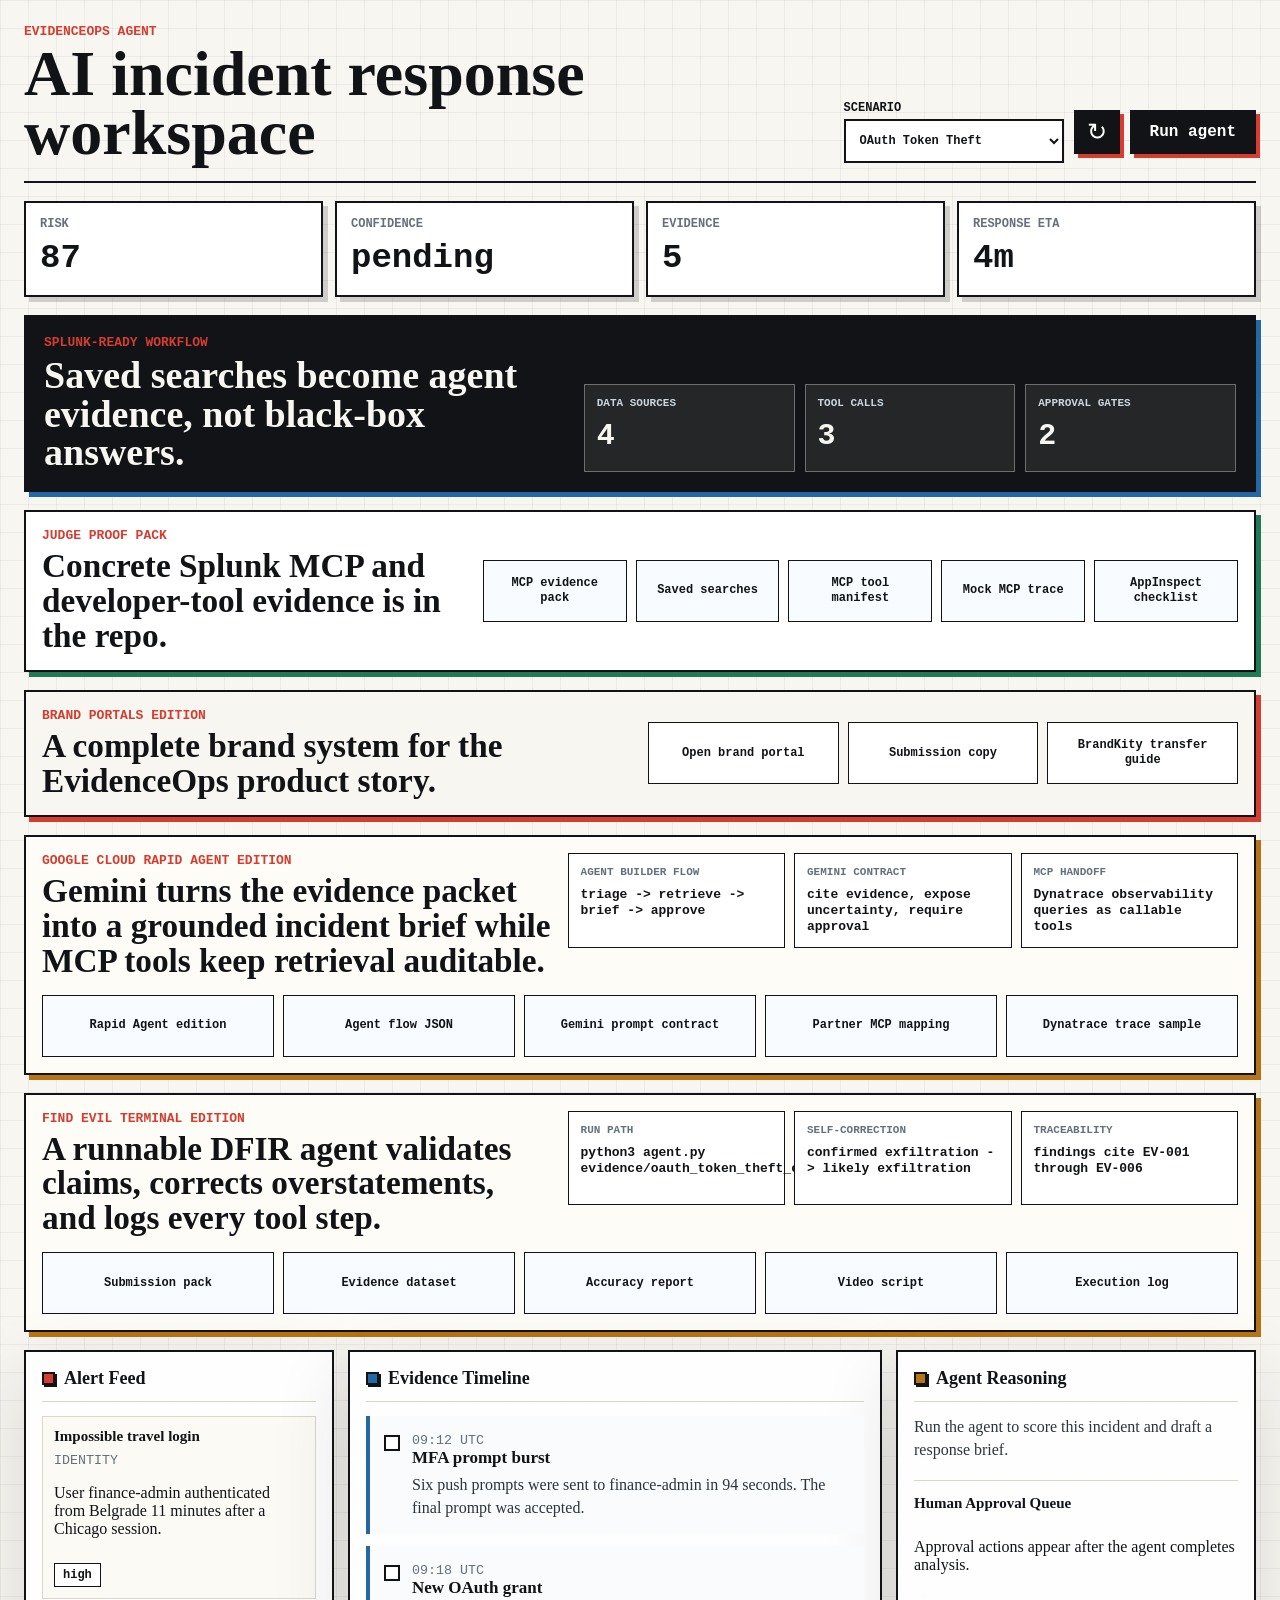
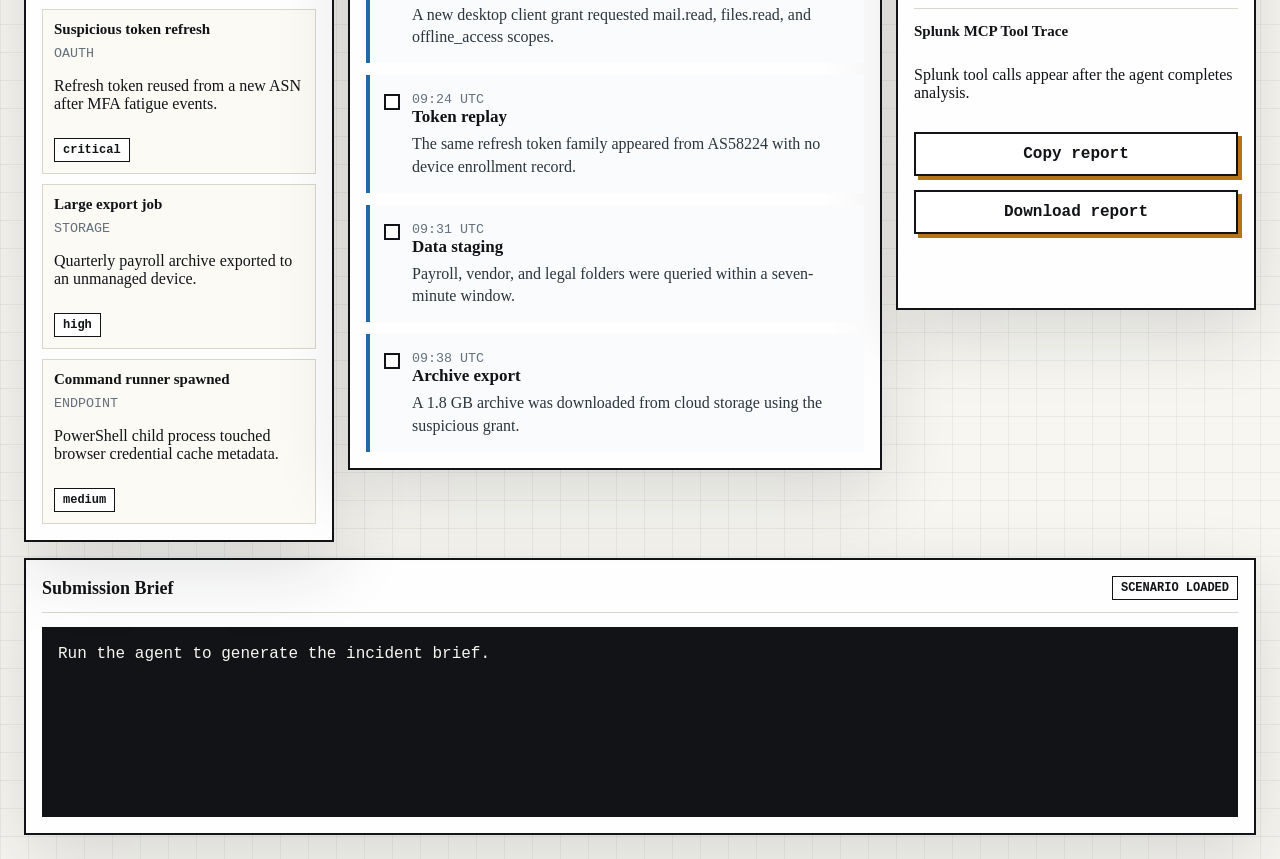
<file: index.html>
<!doctype html>
<html lang="en">
  <head>
    <meta charset="UTF-8" />
    <meta name="viewport" content="width=device-width, initial-scale=1.0" />
    <title>EvidenceOps Agent</title>
    <link rel="stylesheet" href="./styles.css" />
  </head>
  <body>
    <main class="shell">
      <header class="topbar">
        <div>
          <p class="kicker">EvidenceOps Agent</p>
          <h1>AI incident response workspace</h1>
        </div>
        <div class="top-actions">
          <label class="scenario-select">
            <span>Scenario</span>
            <select id="scenarioSelect"></select>
          </label>
          <button class="icon-button" id="loadScenario" title="Load scenario" aria-label="Load scenario">
            <span>↻</span>
          </button>
          <button class="primary" id="runAgent">Run agent</button>
        </div>
      </header>

      <section class="score-strip" aria-label="Incident score summary">
        <article>
          <span>Risk</span>
          <strong id="riskScore">--</strong>
        </article>
        <article>
          <span>Confidence</span>
          <strong id="confidence">--</strong>
        </article>
        <article>
          <span>Evidence</span>
          <strong id="evidenceCount">--</strong>
        </article>
        <article>
          <span>Response ETA</span>
          <strong id="eta">--</strong>
        </article>
      </section>

      <section class="splunk-readiness" aria-label="Splunk readiness">
        <div>
          <p class="kicker">Splunk-ready workflow</p>
          <h2>Saved searches become agent evidence, not black-box answers.</h2>
        </div>
        <div class="readiness-grid">
          <article>
            <span>Data sources</span>
            <strong id="sourceCount">--</strong>
          </article>
          <article>
            <span>Tool calls</span>
            <strong id="toolCount">--</strong>
          </article>
          <article>
            <span>Approval gates</span>
            <strong id="approvalCount">--</strong>
          </article>
        </div>
      </section>

      <section class="proof-pack" aria-label="Judge proof pack">
        <div>
          <p class="kicker">Judge proof pack</p>
          <h2>Concrete Splunk MCP and developer-tool evidence is in the repo.</h2>
        </div>
        <div class="proof-grid">
          <a href="./SPLUNK_MCP_EVIDENCE_PACK.md">MCP evidence pack</a>
          <a href="./splunk/savedsearches.conf">Saved searches</a>
          <a href="./splunk/mcp_tool_manifest.json">MCP tool manifest</a>
          <a href="./splunk/mock_mcp_trace_oauth.json">Mock MCP trace</a>
          <a href="./splunk/appinspect_checklist.md">AppInspect checklist</a>
        </div>
      </section>

      <section class="brand-portal-strip" aria-label="EvidenceOps brand portal">
        <div>
          <p class="kicker">Brand Portals edition</p>
          <h2>A complete brand system for the EvidenceOps product story.</h2>
        </div>
        <div class="brand-actions">
          <a href="./brand-portal/">Open brand portal</a>
          <a href="./BRAND_PORTALS_SUBMISSION_READY.md">Submission copy</a>
          <a href="./BRANDKITY_TRANSFER_GUIDE.md">BrandKity transfer guide</a>
        </div>
      </section>

      <section class="google-edition" aria-label="Google Cloud Rapid Agent edition">
        <div>
          <p class="kicker">Google Cloud Rapid Agent edition</p>
          <h2>Gemini turns the evidence packet into a grounded incident brief while MCP tools keep retrieval auditable.</h2>
        </div>
        <div class="edition-grid">
          <article>
            <span>Agent Builder flow</span>
            <strong>triage -> retrieve -> brief -> approve</strong>
          </article>
          <article>
            <span>Gemini contract</span>
            <strong>cite evidence, expose uncertainty, require approval</strong>
          </article>
          <article>
            <span>MCP handoff</span>
            <strong>Dynatrace observability queries as callable tools</strong>
          </article>
        </div>
        <div class="proof-grid edition-links">
          <a href="./GOOGLE_CLOUD_RAPID_AGENT_EDITION.md">Rapid Agent edition</a>
          <a href="./google-cloud/agent_builder_flow.json">Agent flow JSON</a>
          <a href="./google-cloud/gemini_prompt_contract.md">Gemini prompt contract</a>
          <a href="./google-cloud/partner_mcp_mapping.md">Partner MCP mapping</a>
          <a href="./google-cloud/dynatrace_trace_sample.json">Dynatrace trace sample</a>
        </div>
      </section>

      <section class="google-edition findevil-edition" aria-label="FIND EVIL terminal edition">
        <div>
          <p class="kicker">FIND EVIL terminal edition</p>
          <h2>A runnable DFIR agent validates claims, corrects overstatements, and logs every tool step.</h2>
        </div>
        <div class="edition-grid">
          <article>
            <span>Run path</span>
            <strong>python3 agent.py evidence/oauth_token_theft_case.json</strong>
          </article>
          <article>
            <span>Self-correction</span>
            <strong>confirmed exfiltration -> likely exfiltration</strong>
          </article>
          <article>
            <span>Traceability</span>
            <strong>findings cite EV-001 through EV-006</strong>
          </article>
        </div>
        <div class="proof-grid edition-links">
          <a href="./FINDEVIL_SUBMISSION_READY.md">Submission pack</a>
          <a href="./FINDEVIL_EVIDENCE_DATASET.md">Evidence dataset</a>
          <a href="./FINDEVIL_ACCURACY_REPORT.md">Accuracy report</a>
          <a href="./FINDEVIL_VIDEO_SCRIPT.md">Video script</a>
          <a href="./findevil/execution_log_sample.json">Execution log</a>
        </div>
      </section>

      <section class="workspace">
        <aside class="panel alert-panel">
          <div class="panel-title">
            <span class="signal"></span>
            <h2>Alert Feed</h2>
          </div>
          <div id="alertFeed" class="alert-feed"></div>
        </aside>

        <section class="panel evidence-panel">
          <div class="panel-title">
            <span class="signal blue"></span>
            <h2>Evidence Timeline</h2>
          </div>
          <div class="timeline" id="timeline"></div>
        </section>

        <aside class="panel agent-panel">
          <div class="panel-title">
            <span class="signal amber"></span>
            <h2>Agent Reasoning</h2>
          </div>
          <div class="agent-output" id="agentOutput">
            <p>Load the scenario, then run the agent to produce an incident brief.</p>
          </div>
          <div class="approval-block">
            <h3>Human Approval Queue</h3>
            <div id="approvalQueue" class="approval-queue"></div>
          </div>
          <div class="tool-trace-block">
            <h3>Splunk MCP Tool Trace</h3>
            <div id="toolTrace" class="tool-trace"></div>
          </div>
          <button class="secondary" id="copyReport">Copy report</button>
          <button class="secondary" id="downloadReport">Download report</button>
        </aside>
      </section>

      <section class="report">
        <div class="report-head">
          <h2>Submission Brief</h2>
          <span id="briefStatus">draft</span>
        </div>
        <pre id="reportText"></pre>
      </section>
    </main>

    <script src="./app.js"></script>
  </body>
</html>
</file>
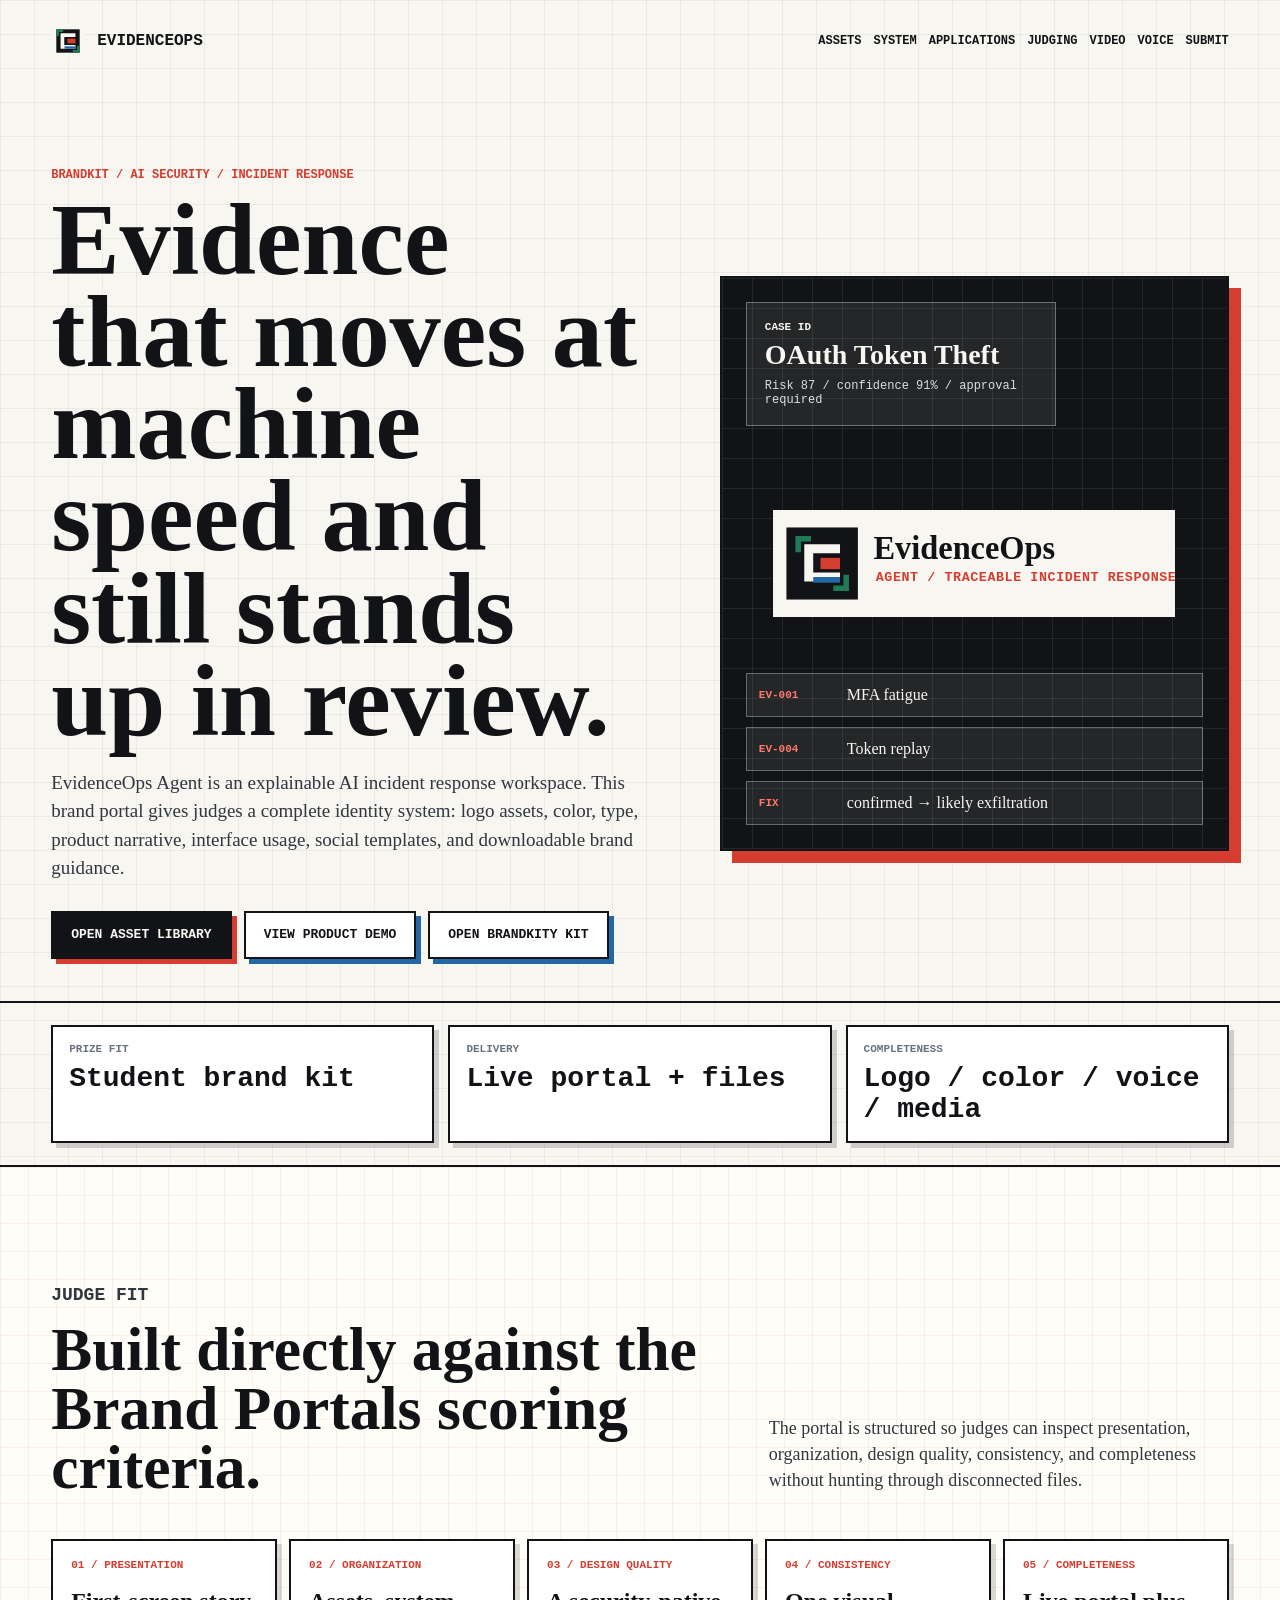
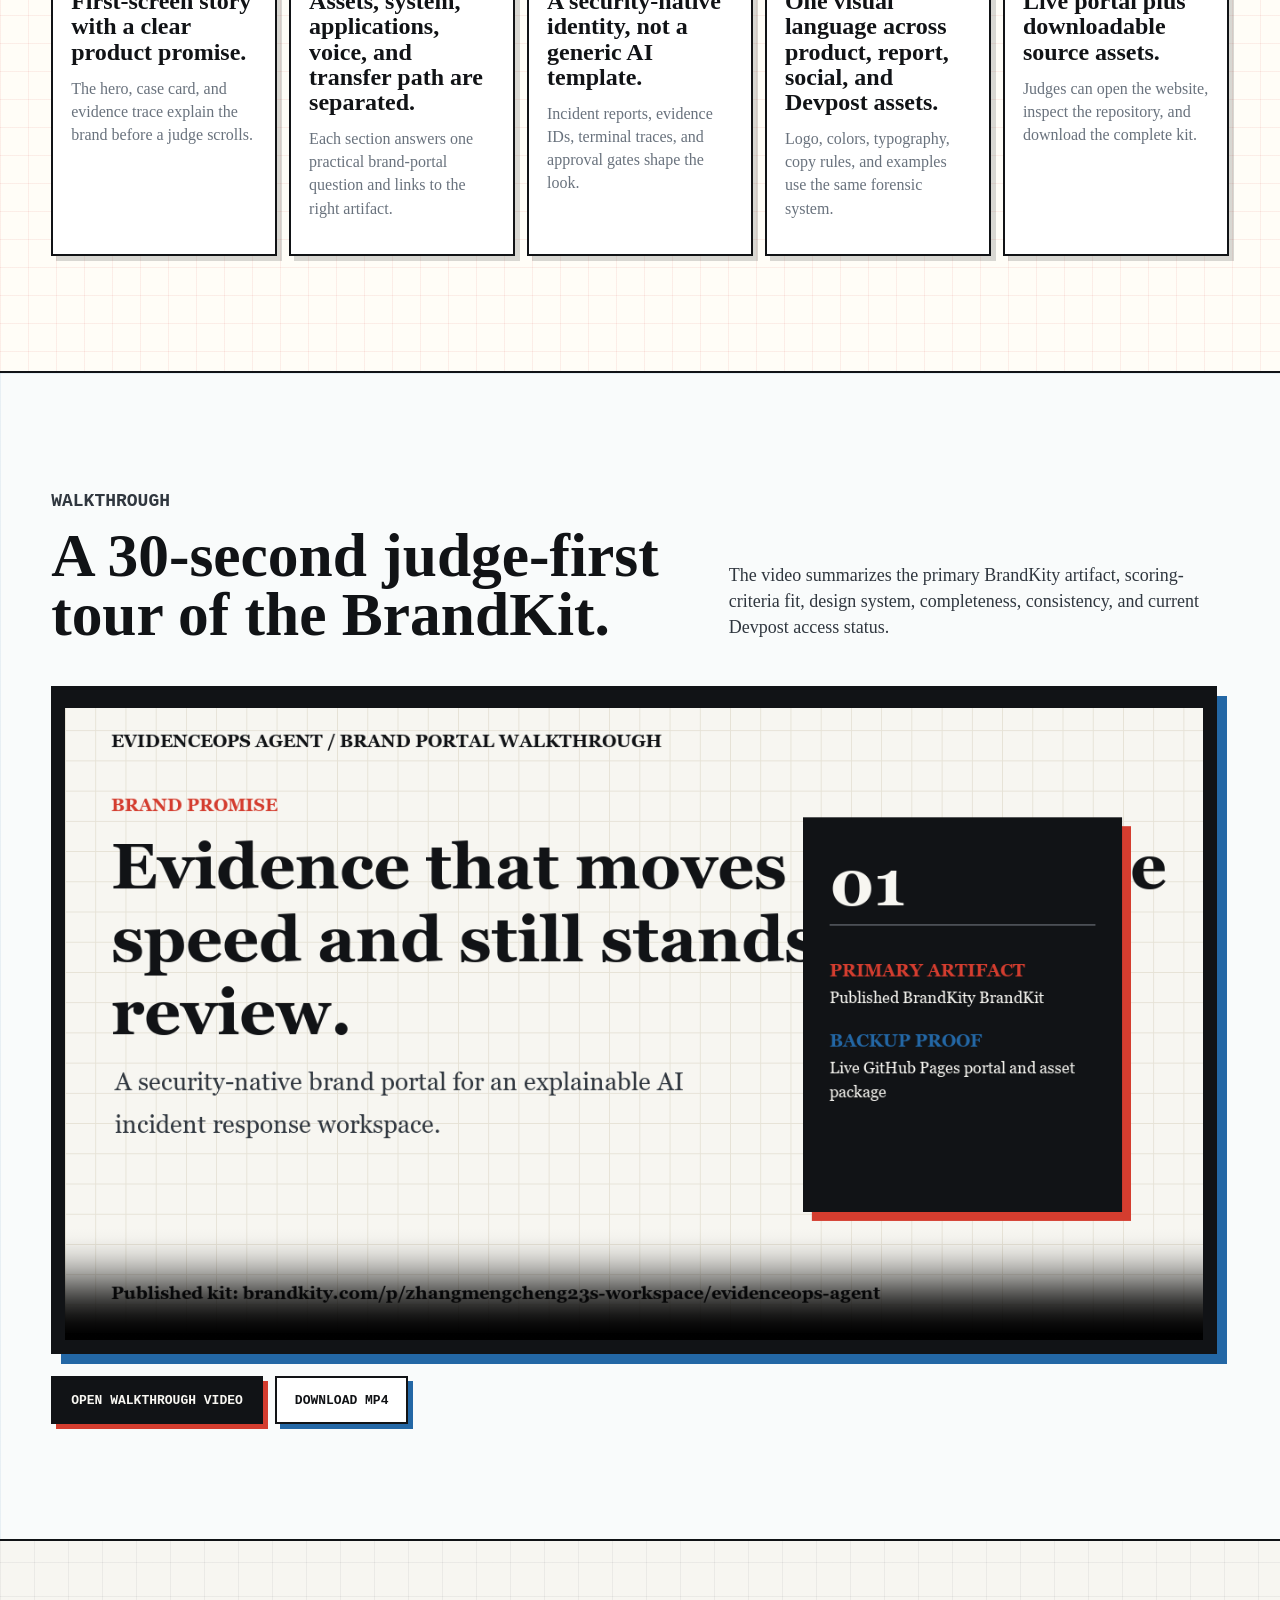
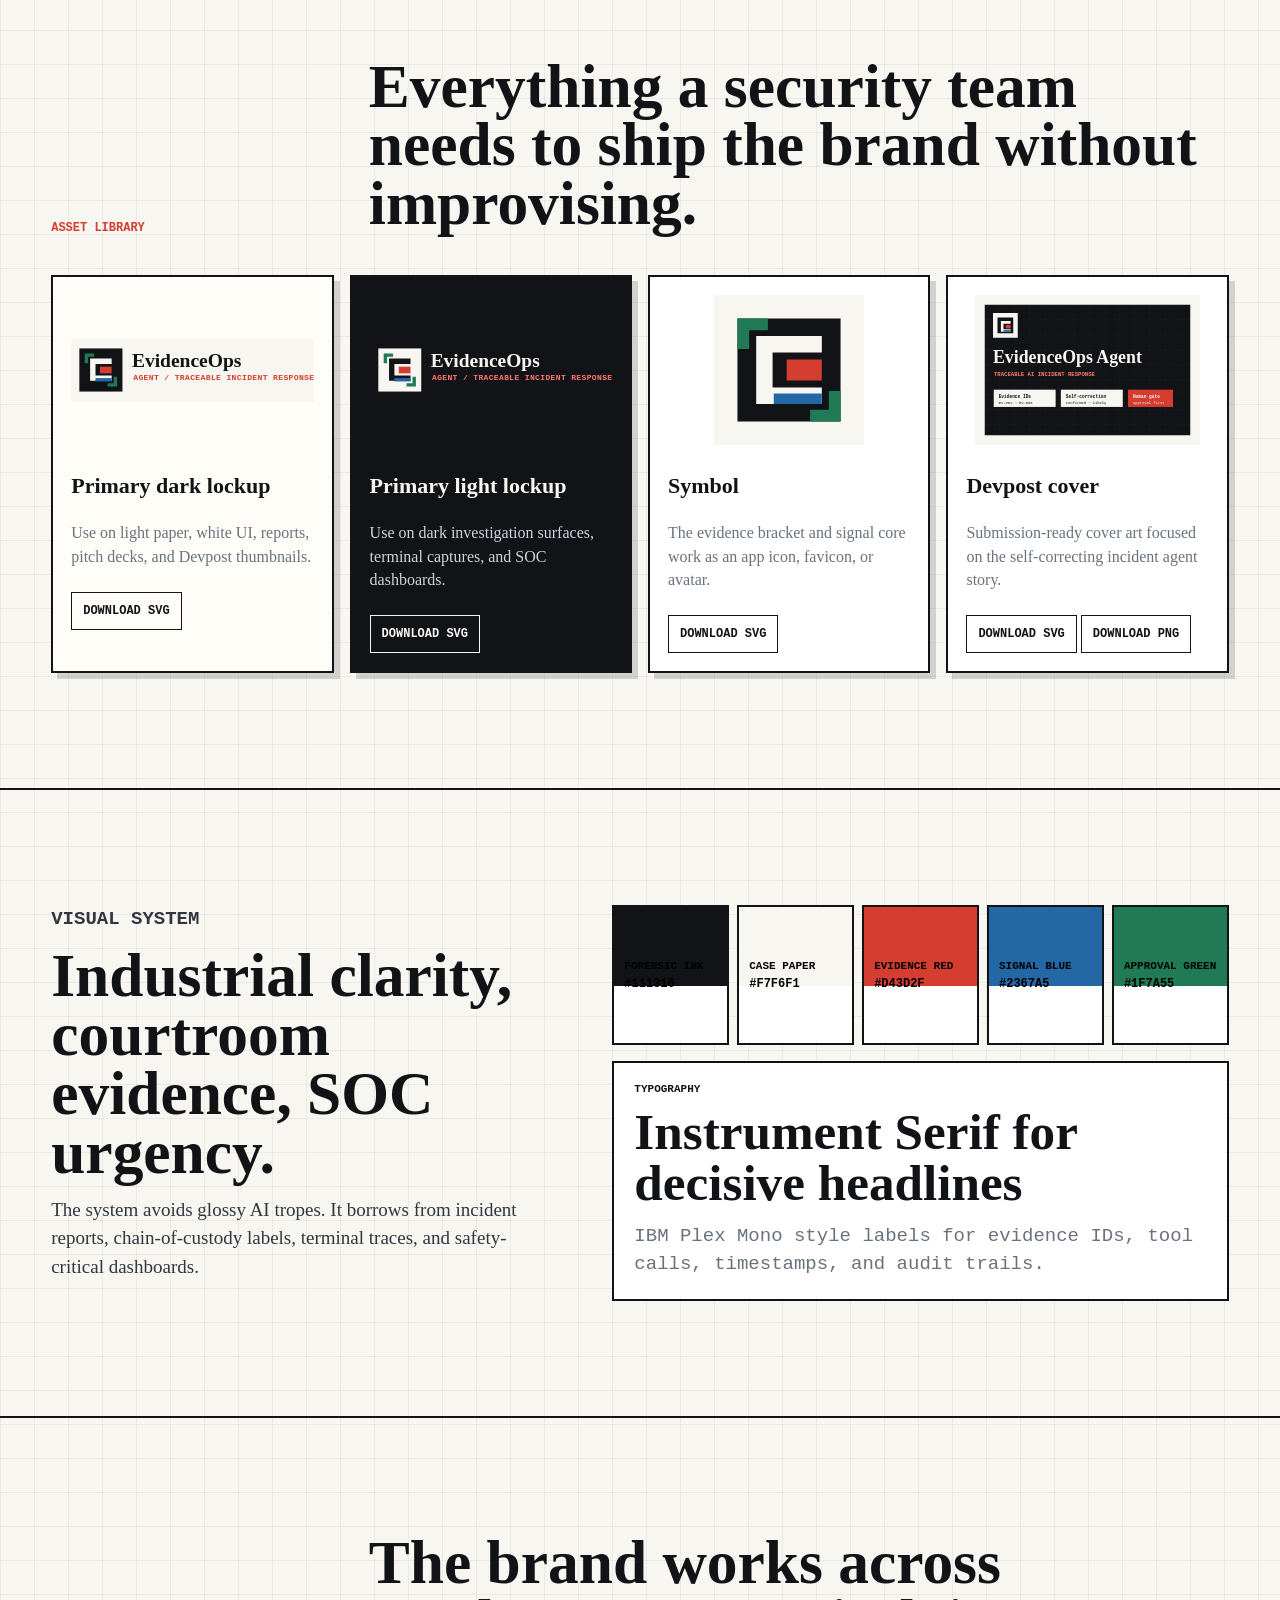
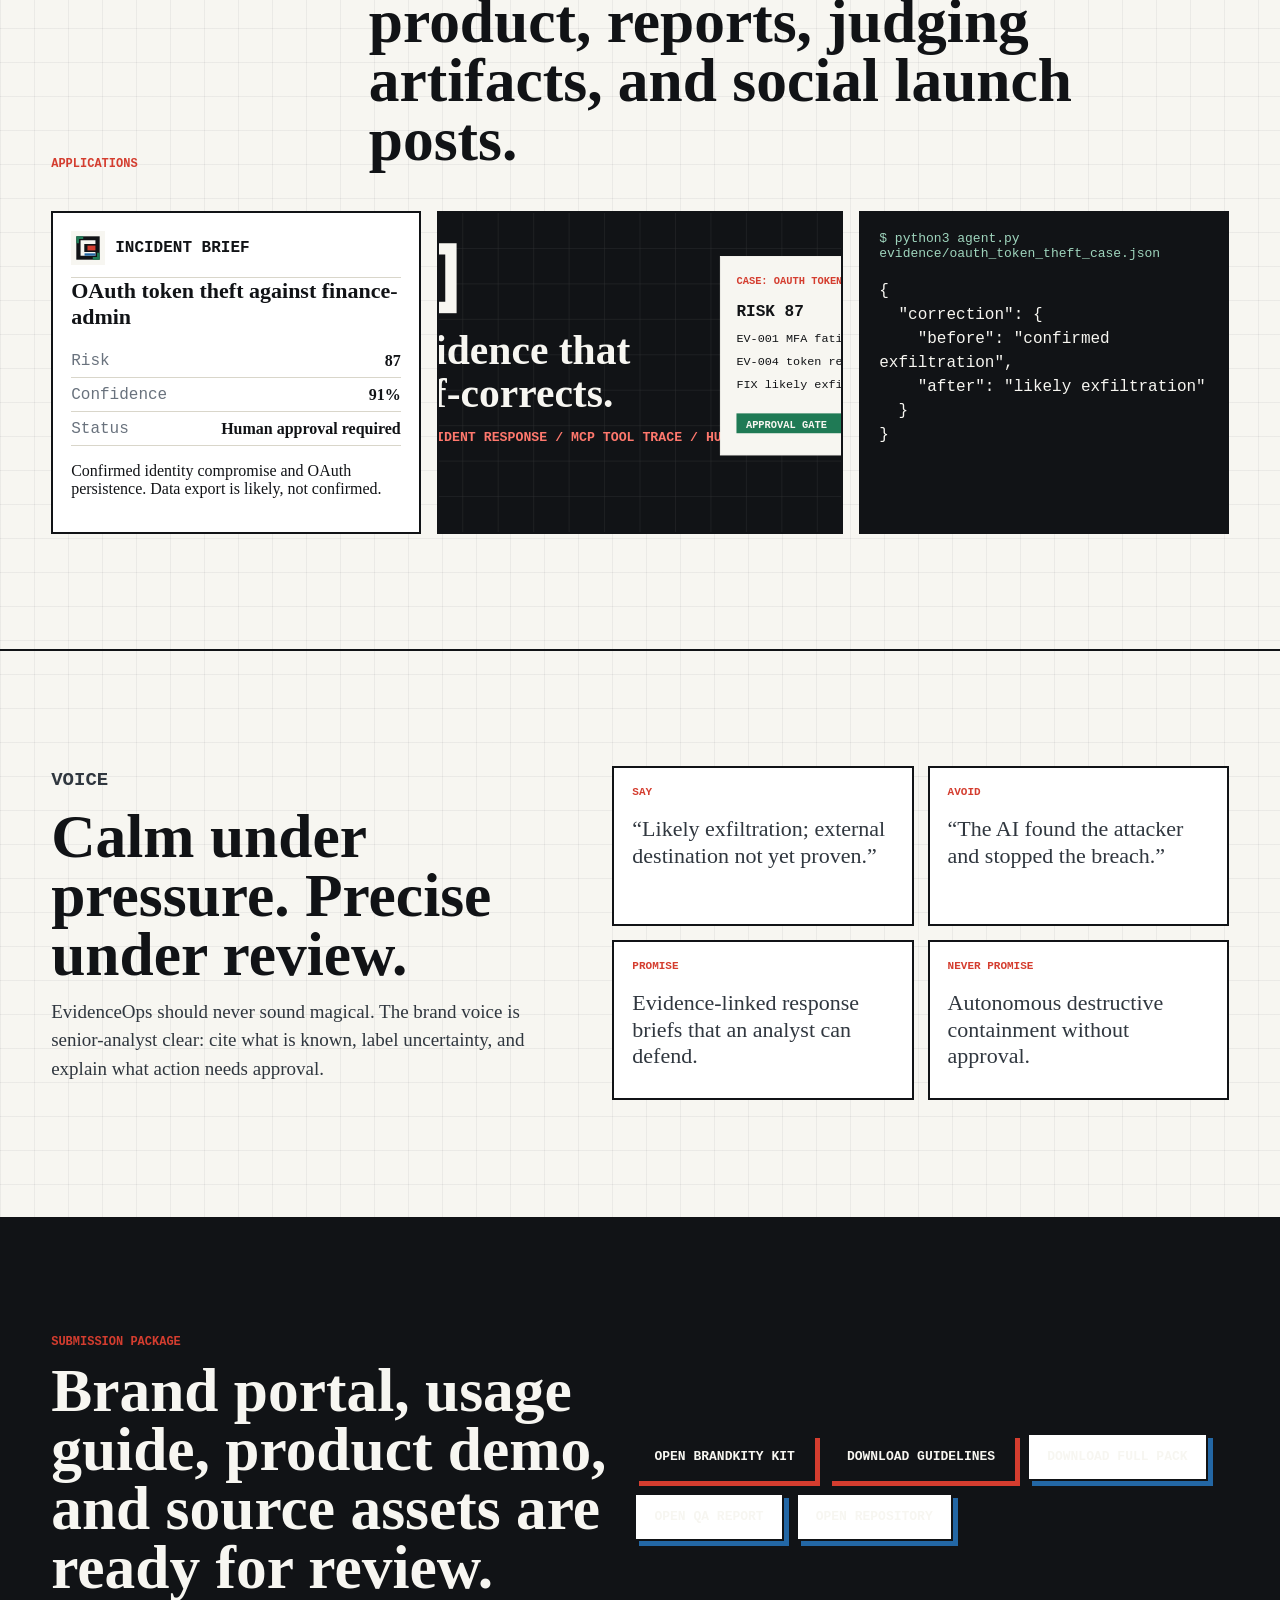
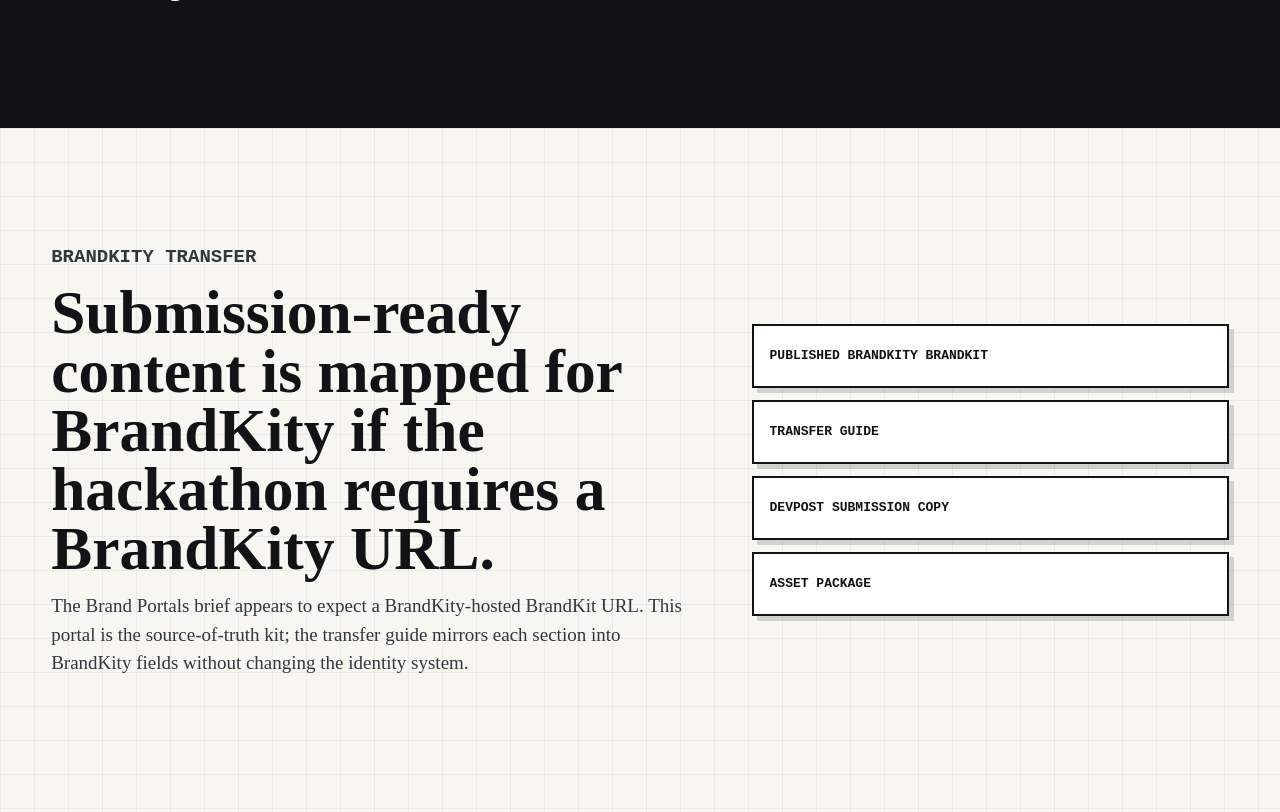
<file: brand-portal/index.html>
<!doctype html>
<html lang="en">
  <head>
    <meta charset="UTF-8" />
    <meta name="viewport" content="width=device-width, initial-scale=1.0" />
    <title>EvidenceOps Agent Brand Portal</title>
    <meta
      name="description"
      content="Complete brand kit for EvidenceOps Agent, an explainable AI incident response workspace."
    />
    <link rel="stylesheet" href="./styles.css?v=20260611-video" />
  </head>
  <body>
    <main>
      <section class="hero" id="top">
        <nav class="nav" aria-label="Brand portal navigation">
          <a class="brand-mark" href="#top" aria-label="EvidenceOps Agent brand home">
            <img src="./assets/logos/evidenceops-symbol.svg" alt="" />
            <span>EvidenceOps</span>
          </a>
          <div class="nav-links">
            <a href="#assets">Assets</a>
            <a href="#system">System</a>
            <a href="#applications">Applications</a>
            <a href="#judging">Judging</a>
            <a href="#walkthrough">Video</a>
            <a href="#voice">Voice</a>
            <a href="#brandkity">Submit</a>
          </div>
        </nav>

        <div class="hero-grid">
          <div class="hero-copy">
            <p class="eyebrow">BrandKit / AI Security / Incident Response</p>
            <h1>Evidence that moves at machine speed and still stands up in review.</h1>
            <p class="lede">
              EvidenceOps Agent is an explainable AI incident response workspace. This brand portal gives
              judges a complete identity system: logo assets, color, type, product narrative, interface usage,
              social templates, and downloadable brand guidance.
            </p>
            <div class="hero-actions">
              <a class="button primary" href="#assets">Open asset library</a>
              <a class="button secondary" href="../">View product demo</a>
              <a class="button secondary" href="https://brandkity.com/p/zhangmengcheng23s-workspace/evidenceops-agent">Open BrandKity kit</a>
            </div>
          </div>
          <div class="hero-board" aria-label="EvidenceOps product and brand preview">
            <div class="case-card">
              <span>CASE ID</span>
              <strong>OAuth Token Theft</strong>
              <p>Risk 87 / confidence 91% / approval required</p>
            </div>
            <img class="hero-logo" src="./assets/logos/evidenceops-lockup-dark.svg" alt="EvidenceOps Agent logo" />
            <div class="trace-stack">
              <div><b>EV-001</b><span>MFA fatigue</span></div>
              <div><b>EV-004</b><span>Token replay</span></div>
              <div><b>FIX</b><span>confirmed → likely exfiltration</span></div>
            </div>
          </div>
        </div>
      </section>

      <section class="scoreboard" aria-label="Brand completeness summary">
        <article>
          <span>Prize fit</span>
          <strong>Student brand kit</strong>
        </article>
        <article>
          <span>Delivery</span>
          <strong>Live portal + files</strong>
        </article>
        <article>
          <span>Completeness</span>
          <strong>Logo / color / voice / media</strong>
        </article>
      </section>

      <section class="section judge-fit" id="judging">
        <div class="section-head">
          <div>
            <p class="eyebrow">Judge Fit</p>
            <h2>Built directly against the Brand Portals scoring criteria.</h2>
          </div>
          <p>
            The portal is structured so judges can inspect presentation, organization, design quality,
            consistency, and completeness without hunting through disconnected files.
          </p>
        </div>
        <div class="judge-grid">
          <article>
            <span>01 / Presentation</span>
            <h3>First-screen story with a clear product promise.</h3>
            <p>The hero, case card, and evidence trace explain the brand before a judge scrolls.</p>
          </article>
          <article>
            <span>02 / Organization</span>
            <h3>Assets, system, applications, voice, and transfer path are separated.</h3>
            <p>Each section answers one practical brand-portal question and links to the right artifact.</p>
          </article>
          <article>
            <span>03 / Design Quality</span>
            <h3>A security-native identity, not a generic AI template.</h3>
            <p>Incident reports, evidence IDs, terminal traces, and approval gates shape the look.</p>
          </article>
          <article>
            <span>04 / Consistency</span>
            <h3>One visual language across product, report, social, and Devpost assets.</h3>
            <p>Logo, colors, typography, copy rules, and examples use the same forensic system.</p>
          </article>
          <article>
            <span>05 / Completeness</span>
            <h3>Live portal plus downloadable source assets.</h3>
            <p>Judges can open the website, inspect the repository, and download the complete kit.</p>
          </article>
        </div>
      </section>

      <section class="section walkthrough" id="walkthrough">
        <div class="section-head">
          <div>
            <p class="eyebrow">Walkthrough</p>
            <h2>A 30-second judge-first tour of the BrandKit.</h2>
          </div>
          <p>
            The video summarizes the primary BrandKity artifact, scoring-criteria fit, design system,
            completeness, consistency, and current Devpost access status.
          </p>
        </div>
        <div class="video-frame">
          <video
            controls
            preload="metadata"
            poster="./assets/video/evidenceops-brand-walkthrough-poster.png"
            src="./assets/video/evidenceops-brand-walkthrough.mp4"
          ></video>
        </div>
        <div class="download-actions inline">
          <a class="button primary" href="./assets/video/evidenceops-brand-walkthrough.mp4">Open walkthrough video</a>
          <a class="button secondary" download href="./assets/video/evidenceops-brand-walkthrough.mp4">Download MP4</a>
        </div>
      </section>

      <section class="section" id="assets">
        <div class="section-head">
          <p class="eyebrow">Asset Library</p>
          <h2>Everything a security team needs to ship the brand without improvising.</h2>
        </div>
        <div class="asset-grid">
          <article class="asset-card dark">
            <img src="./assets/logos/evidenceops-lockup-dark.svg" alt="Dark lockup logo" />
            <h3>Primary dark lockup</h3>
            <p>Use on light paper, white UI, reports, pitch decks, and Devpost thumbnails.</p>
            <a download href="./assets/logos/evidenceops-lockup-dark.svg">Download SVG</a>
          </article>
          <article class="asset-card ink">
            <img src="./assets/logos/evidenceops-lockup-light.svg" alt="Light lockup logo" />
            <h3>Primary light lockup</h3>
            <p>Use on dark investigation surfaces, terminal captures, and SOC dashboards.</p>
            <a download href="./assets/logos/evidenceops-lockup-light.svg">Download SVG</a>
          </article>
          <article class="asset-card">
            <img src="./assets/logos/evidenceops-symbol.svg" alt="EvidenceOps symbol" />
            <h3>Symbol</h3>
            <p>The evidence bracket and signal core work as an app icon, favicon, or avatar.</p>
            <a download href="./assets/logos/evidenceops-symbol.svg">Download SVG</a>
          </article>
          <article class="asset-card">
            <img src="./assets/social/devpost-cover.svg" alt="Devpost cover template" />
            <h3>Devpost cover</h3>
            <p>Submission-ready cover art focused on the self-correcting incident agent story.</p>
            <a download href="./assets/social/devpost-cover.svg">Download SVG</a>
            <a download href="./assets/social/devpost-cover.png">Download PNG</a>
          </article>
        </div>
      </section>

      <section class="section split" id="system">
        <div>
          <p class="eyebrow">Visual System</p>
          <h2>Industrial clarity, courtroom evidence, SOC urgency.</h2>
          <p>
            The system avoids glossy AI tropes. It borrows from incident reports, chain-of-custody labels,
            terminal traces, and safety-critical dashboards.
          </p>
        </div>
        <div class="system-panel">
          <div class="palette">
            <button data-copy="#111316" style="--swatch: #111316"><span>Forensic Ink</span><b>#111316</b></button>
            <button data-copy="#F7F6F1" style="--swatch: #f7f6f1"><span>Case Paper</span><b>#F7F6F1</b></button>
            <button data-copy="#D43D2F" style="--swatch: #d43d2f"><span>Evidence Red</span><b>#D43D2F</b></button>
            <button data-copy="#2367A5" style="--swatch: #2367a5"><span>Signal Blue</span><b>#2367A5</b></button>
            <button data-copy="#1F7A55" style="--swatch: #1f7a55"><span>Approval Green</span><b>#1F7A55</b></button>
          </div>
          <div class="type-specimen">
            <span>Typography</span>
            <strong>Instrument Serif for decisive headlines</strong>
            <p>IBM Plex Mono style labels for evidence IDs, tool calls, timestamps, and audit trails.</p>
          </div>
        </div>
      </section>

      <section class="section" id="applications">
        <div class="section-head">
          <p class="eyebrow">Applications</p>
          <h2>The brand works across product, reports, judging artifacts, and social launch posts.</h2>
        </div>
        <div class="application-grid">
          <article class="report-preview">
            <header>
              <img src="./assets/logos/evidenceops-symbol.svg" alt="" />
              <span>Incident Brief</span>
            </header>
            <h3>OAuth token theft against finance-admin</h3>
            <dl>
              <div><dt>Risk</dt><dd>87</dd></div>
              <div><dt>Confidence</dt><dd>91%</dd></div>
              <div><dt>Status</dt><dd>Human approval required</dd></div>
            </dl>
            <p>Confirmed identity compromise and OAuth persistence. Data export is likely, not confirmed.</p>
          </article>
          <article class="social-preview">
            <img src="./assets/social/social-card.svg" alt="EvidenceOps Agent social card" />
          </article>
          <article class="terminal-preview">
            <span>$ python3 agent.py evidence/oauth_token_theft_case.json</span>
            <pre>{
  "correction": {
    "before": "confirmed exfiltration",
    "after": "likely exfiltration"
  }
}</pre>
          </article>
        </div>
      </section>

      <section class="section split" id="voice">
        <div>
          <p class="eyebrow">Voice</p>
          <h2>Calm under pressure. Precise under review.</h2>
          <p>
            EvidenceOps should never sound magical. The brand voice is senior-analyst clear: cite what is
            known, label uncertainty, and explain what action needs approval.
          </p>
        </div>
        <div class="voice-grid">
          <article><span>Say</span><p>“Likely exfiltration; external destination not yet proven.”</p></article>
          <article><span>Avoid</span><p>“The AI found the attacker and stopped the breach.”</p></article>
          <article><span>Promise</span><p>Evidence-linked response briefs that an analyst can defend.</p></article>
          <article><span>Never promise</span><p>Autonomous destructive containment without approval.</p></article>
        </div>
      </section>

      <section class="section download-band">
        <div>
          <p class="eyebrow">Submission Package</p>
          <h2>Brand portal, usage guide, product demo, and source assets are ready for review.</h2>
        </div>
        <div class="download-actions">
          <a class="button primary" href="https://brandkity.com/p/zhangmengcheng23s-workspace/evidenceops-agent">Open BrandKity kit</a>
          <a class="button primary" download href="./assets/docs/evidenceops-brand-guidelines.md">Download guidelines</a>
          <a class="button secondary" download href="../brand-portals-submission-pack.zip">Download full pack</a>
          <a class="button secondary" href="../BRAND_PORTAL_QA_REPORT.md">Open QA report</a>
          <a class="button secondary" href="https://github.com/1kai123/evidenceops-agent">Open repository</a>
        </div>
      </section>

      <section class="section brandkity" id="brandkity">
        <div>
          <p class="eyebrow">BrandKity Transfer</p>
          <h2>Submission-ready content is mapped for BrandKity if the hackathon requires a BrandKity URL.</h2>
          <p>
            The Brand Portals brief appears to expect a BrandKity-hosted BrandKit URL. This portal is the
            source-of-truth kit; the transfer guide mirrors each section into BrandKity fields without
            changing the identity system.
          </p>
        </div>
        <div class="transfer-list">
          <a href="https://brandkity.com/p/zhangmengcheng23s-workspace/evidenceops-agent">Published BrandKity BrandKit</a>
          <a href="../BRANDKITY_TRANSFER_GUIDE.md">Transfer guide</a>
          <a href="../BRAND_PORTALS_SUBMISSION_READY.md">Devpost submission copy</a>
          <a href="./assets/evidenceops-brand-assets.zip">Asset package</a>
        </div>
      </section>
    </main>
    <div class="toast" id="toast" role="status" aria-live="polite">Copied</div>
    <script src="./script.js"></script>
  </body>
</html>
</file>
<file: styles.css>
:root {
  --ink: #111316;
  --muted: #65707d;
  --paper: #f7f6f1;
  --panel: #ffffff;
  --line: #d9d6ca;
  --red: #d43d2f;
  --blue: #2367a5;
  --amber: #b77416;
  --green: #1f7a55;
  --shadow: 0 24px 70px rgba(25, 31, 38, 0.14);
}

* {
  box-sizing: border-box;
}

body {
  margin: 0;
  min-height: 100vh;
  color: var(--ink);
  background:
    linear-gradient(90deg, rgba(17, 19, 22, 0.05) 1px, transparent 1px),
    linear-gradient(rgba(17, 19, 22, 0.05) 1px, transparent 1px),
    var(--paper);
  background-size: 28px 28px;
  font-family: Georgia, "Times New Roman", serif;
}

button {
  border: 0;
  cursor: pointer;
  font: inherit;
}

.shell {
  width: min(1440px, 100%);
  margin: 0 auto;
  padding: 24px;
}

.topbar {
  display: flex;
  align-items: end;
  justify-content: space-between;
  gap: 20px;
  border-bottom: 2px solid var(--ink);
  padding-bottom: 18px;
}

.kicker {
  margin: 0 0 6px;
  color: var(--red);
  font-family: "Courier New", monospace;
  font-size: 13px;
  font-weight: 700;
  letter-spacing: 0;
  text-transform: uppercase;
}

h1,
h2 {
  margin: 0;
}

h1 {
  max-width: 720px;
  font-size: clamp(34px, 5vw, 72px);
  line-height: 0.92;
  letter-spacing: 0;
}

h2 {
  font-size: 18px;
}

.top-actions {
  display: flex;
  align-items: center;
  gap: 10px;
}

.scenario-select {
  display: grid;
  gap: 4px;
  min-width: 220px;
  font-family: "Courier New", monospace;
  font-size: 12px;
  font-weight: 700;
  text-transform: uppercase;
}

.scenario-select select {
  height: 44px;
  border: 2px solid var(--ink);
  border-radius: 0;
  background: #fff;
  color: var(--ink);
  font: inherit;
  padding: 0 10px;
}

.primary,
.secondary,
.icon-button {
  min-height: 44px;
  border: 2px solid var(--ink);
  background: var(--ink);
  color: #fff;
  box-shadow: 4px 4px 0 var(--red);
}

.primary,
.secondary {
  padding: 0 18px;
  font-family: "Courier New", monospace;
  font-weight: 700;
}

.secondary {
  width: 100%;
  margin-top: 14px;
  background: #fff;
  color: var(--ink);
  box-shadow: 4px 4px 0 var(--amber);
}

.icon-button {
  width: 46px;
  font-size: 24px;
  line-height: 1;
}

.score-strip {
  display: grid;
  grid-template-columns: repeat(4, 1fr);
  gap: 12px;
  margin: 18px 0;
}

.score-strip article {
  min-height: 96px;
  border: 2px solid var(--ink);
  background: var(--panel);
  padding: 14px;
  box-shadow: 5px 5px 0 rgba(17, 19, 22, 0.18);
}

.score-strip span {
  display: block;
  color: var(--muted);
  font-family: "Courier New", monospace;
  font-size: 12px;
  font-weight: 700;
  text-transform: uppercase;
}

.score-strip strong {
  display: block;
  margin-top: 8px;
  font-family: "Courier New", monospace;
  font-size: 34px;
}

.splunk-readiness {
  display: grid;
  grid-template-columns: minmax(260px, 1fr) minmax(360px, 1.25fr);
  gap: 18px;
  align-items: end;
  margin-bottom: 18px;
  border: 2px solid var(--ink);
  background: #111316;
  color: #f7f6f1;
  padding: 18px;
  box-shadow: 5px 5px 0 var(--blue);
}

.splunk-readiness h2 {
  max-width: 740px;
  font-size: clamp(22px, 3vw, 38px);
  line-height: 1.02;
}

.readiness-grid {
  display: grid;
  grid-template-columns: repeat(3, minmax(0, 1fr));
  gap: 10px;
}

.readiness-grid article {
  min-height: 88px;
  border: 1px solid rgba(247, 246, 241, 0.35);
  background: rgba(255, 255, 255, 0.08);
  padding: 12px;
}

.readiness-grid span {
  display: block;
  color: #c9d6df;
  font-family: "Courier New", monospace;
  font-size: 11px;
  font-weight: 700;
  text-transform: uppercase;
}

.readiness-grid strong {
  display: block;
  margin-top: 10px;
  font-family: "Courier New", monospace;
  font-size: 30px;
}

.proof-pack {
  display: grid;
  grid-template-columns: minmax(260px, 0.9fr) minmax(360px, 1.6fr);
  gap: 16px;
  align-items: center;
  margin-bottom: 18px;
  border: 2px solid var(--ink);
  background: #fff;
  padding: 16px;
  box-shadow: 5px 5px 0 var(--green);
}

.proof-pack h2 {
  max-width: 700px;
  font-size: clamp(21px, 2.6vw, 34px);
  line-height: 1.05;
}

.proof-grid {
  display: grid;
  grid-template-columns: repeat(5, minmax(0, 1fr));
  gap: 9px;
}

.proof-grid a {
  display: flex;
  align-items: center;
  justify-content: center;
  min-height: 62px;
  border: 1px solid var(--ink);
  background: #f8fbff;
  color: var(--ink);
  font-family: "Courier New", monospace;
  font-size: 12px;
  font-weight: 700;
  line-height: 1.25;
  padding: 10px;
  text-align: center;
  text-decoration: none;
}

.google-edition {
  display: grid;
  grid-template-columns: minmax(260px, 0.95fr) minmax(360px, 1.25fr);
  gap: 16px;
  align-items: start;
  margin-bottom: 18px;
  border: 2px solid var(--ink);
  background: #fdfcf7;
  padding: 16px;
  box-shadow: 5px 5px 0 var(--amber);
}

.google-edition h2 {
  max-width: 760px;
  font-size: clamp(21px, 2.6vw, 34px);
  line-height: 1.05;
}

.edition-grid {
  display: grid;
  grid-template-columns: repeat(3, minmax(0, 1fr));
  gap: 9px;
}

.edition-grid article {
  min-height: 94px;
  border: 1px solid var(--ink);
  background: #fff;
  padding: 12px;
}

.edition-grid span {
  display: block;
  color: var(--muted);
  font-family: "Courier New", monospace;
  font-size: 11px;
  font-weight: 700;
  text-transform: uppercase;
}

.edition-grid strong {
  display: block;
  margin-top: 9px;
  font-family: "Courier New", monospace;
  font-size: 13px;
  line-height: 1.25;
}

.edition-links {
  grid-column: 1 / -1;
  grid-template-columns: repeat(5, minmax(0, 1fr));
}

.brand-portal-strip {
  display: grid;
  grid-template-columns: minmax(260px, 1fr) minmax(360px, 1fr);
  gap: 16px;
  align-items: center;
  margin-bottom: 18px;
  border: 2px solid var(--ink);
  background: #f7f6f1;
  padding: 16px;
  box-shadow: 5px 5px 0 var(--red);
}

.brand-portal-strip h2 {
  max-width: 760px;
  font-size: clamp(21px, 2.6vw, 34px);
  line-height: 1.05;
}

.brand-actions {
  display: grid;
  grid-template-columns: repeat(3, minmax(0, 1fr));
  gap: 9px;
}

.brand-actions a {
  display: flex;
  align-items: center;
  justify-content: center;
  min-height: 62px;
  border: 1px solid var(--ink);
  background: #fff;
  color: var(--ink);
  font-family: "Courier New", monospace;
  font-size: 12px;
  font-weight: 700;
  line-height: 1.25;
  padding: 10px;
  text-align: center;
  text-decoration: none;
}

.workspace {
  display: grid;
  grid-template-columns: 310px minmax(380px, 1fr) 360px;
  gap: 14px;
  align-items: start;
}

.panel,
.report {
  border: 2px solid var(--ink);
  background: rgba(255, 255, 255, 0.94);
  box-shadow: var(--shadow);
}

.panel {
  min-height: 560px;
  padding: 16px;
}

.panel-title,
.report-head {
  display: flex;
  align-items: center;
  gap: 9px;
  margin-bottom: 14px;
  padding-bottom: 12px;
  border-bottom: 1px solid var(--line);
}

.signal {
  width: 13px;
  height: 13px;
  border: 2px solid var(--ink);
  background: var(--red);
  box-shadow: 2px 2px 0 var(--ink);
}

.signal.blue {
  background: var(--blue);
}

.signal.amber {
  background: var(--amber);
}

.alert-feed {
  display: grid;
  gap: 10px;
}

.alert {
  border: 1px solid var(--line);
  padding: 11px;
  background: #fbfaf5;
}

.alert b {
  display: block;
  margin-bottom: 5px;
  font-size: 15px;
}

.alert small,
.timeline small {
  color: var(--muted);
  font-family: "Courier New", monospace;
}

.pill {
  display: inline-flex;
  align-items: center;
  min-height: 24px;
  margin-top: 9px;
  padding: 0 8px;
  border: 1px solid var(--ink);
  background: #fff;
  font-family: "Courier New", monospace;
  font-size: 12px;
  font-weight: 700;
}

.timeline {
  display: grid;
  gap: 12px;
}

.event {
  position: relative;
  padding: 14px 14px 14px 42px;
  border-left: 4px solid var(--blue);
  background: #f9fbfc;
}

.event::before {
  content: "";
  position: absolute;
  left: 14px;
  top: 19px;
  width: 12px;
  height: 12px;
  border: 2px solid var(--ink);
  background: #fff;
}

.event h3 {
  margin: 0 0 6px;
  font-size: 17px;
}

.event p,
.agent-output p {
  margin: 0;
  color: #2d343b;
  line-height: 1.42;
}

.agent-output {
  display: grid;
  gap: 12px;
}

.reason-card {
  border: 1px solid var(--line);
  padding: 12px;
  background: #fffdf6;
}

.reason-card strong {
  display: block;
  margin-bottom: 6px;
  font-family: "Courier New", monospace;
}

.approval-block {
  margin-top: 18px;
  padding-top: 14px;
  border-top: 1px solid var(--line);
}

.approval-block h3,
.tool-trace-block h3 {
  margin: 0 0 10px;
  font-size: 15px;
}

.approval-queue {
  display: grid;
  gap: 10px;
}

.approval-item {
  border: 1px solid var(--line);
  background: #fbfaf5;
  padding: 10px;
}

.approval-item strong {
  display: block;
  margin-bottom: 6px;
  font-family: "Courier New", monospace;
  font-size: 13px;
}

.approval-item p {
  margin: 0 0 9px;
  line-height: 1.35;
}

.approval-item button {
  min-height: 34px;
  border: 1px solid var(--ink);
  background: #fff;
  color: var(--ink);
  padding: 0 10px;
  font-family: "Courier New", monospace;
  font-size: 12px;
  font-weight: 700;
}

.approval-item.approved {
  border-color: var(--green);
  background: #eff8f3;
}

.tool-trace-block {
  margin-top: 18px;
  padding-top: 14px;
  border-top: 1px solid var(--line);
}

.tool-trace {
  display: grid;
  gap: 9px;
}

.tool-call {
  border: 1px solid var(--line);
  background: #f8fbff;
  padding: 10px;
}

.tool-call strong {
  display: inline-block;
  margin-bottom: 7px;
  border: 1px solid var(--ink);
  background: #fff;
  padding: 3px 7px;
  font-family: "Courier New", monospace;
  font-size: 11px;
  text-transform: uppercase;
}

.tool-call p {
  margin: 0 0 7px;
  color: #1f2d39;
  font-family: "Courier New", monospace;
  font-size: 12px;
  line-height: 1.35;
}

.tool-call small {
  color: var(--muted);
  line-height: 1.35;
}

.report {
  margin-top: 16px;
  padding: 16px;
}

.report-head {
  justify-content: space-between;
}

.report-head span {
  border: 1px solid var(--ink);
  padding: 4px 8px;
  font-family: "Courier New", monospace;
  font-size: 12px;
  font-weight: 700;
  text-transform: uppercase;
}

pre {
  min-height: 190px;
  overflow: auto;
  margin: 0;
  padding: 16px;
  background: #111316;
  color: #f7f6f1;
  font-family: "Courier New", monospace;
  line-height: 1.45;
  white-space: pre-wrap;
}

@media (max-width: 1080px) {
  .workspace {
    grid-template-columns: 1fr;
  }

  .panel {
    min-height: auto;
  }
}

@media (max-width: 720px) {
  .shell {
    padding: 14px;
  }

  .topbar {
    align-items: stretch;
    flex-direction: column;
  }

  .top-actions {
    align-items: stretch;
    flex-wrap: wrap;
  }

  .scenario-select {
    min-width: 100%;
  }

  .score-strip {
    grid-template-columns: repeat(2, 1fr);
  }

  .splunk-readiness {
    grid-template-columns: 1fr;
  }

  .proof-pack {
    grid-template-columns: 1fr;
  }

  .google-edition {
    grid-template-columns: 1fr;
  }

  .brand-portal-strip {
    grid-template-columns: 1fr;
  }

  .readiness-grid {
    grid-template-columns: 1fr;
  }

  .proof-grid,
  .edition-grid,
  .edition-links,
  .brand-actions {
    grid-template-columns: 1fr;
  }
}
</file>
<file: brand-portal/styles.css>
:root {
  --ink: #111316;
  --paper: #f7f6f1;
  --panel: #ffffff;
  --line: #d9d6ca;
  --red: #d43d2f;
  --blue: #2367a5;
  --green: #1f7a55;
  --amber: #b77416;
  --muted: #69727d;
}

* {
  box-sizing: border-box;
}

html {
  scroll-behavior: smooth;
}

body {
  margin: 0;
  color: var(--ink);
  background:
    linear-gradient(90deg, rgba(17, 19, 22, 0.05) 1px, transparent 1px),
    linear-gradient(rgba(17, 19, 22, 0.05) 1px, transparent 1px),
    var(--paper);
  background-size: 34px 34px;
  font-family: Georgia, "Times New Roman", serif;
}

a {
  color: inherit;
}

.hero {
  min-height: 92vh;
  padding: 24px clamp(18px, 4vw, 56px) 42px;
  border-bottom: 2px solid var(--ink);
}

.nav {
  display: flex;
  align-items: center;
  justify-content: space-between;
  gap: 22px;
  margin-bottom: clamp(52px, 9vw, 110px);
}

.brand-mark,
.nav-links {
  display: flex;
  align-items: center;
  gap: 12px;
}

.brand-mark {
  font-family: "Courier New", monospace;
  font-weight: 700;
  text-decoration: none;
  text-transform: uppercase;
}

.brand-mark img {
  width: 34px;
  height: 34px;
}

.nav-links a {
  border-bottom: 1px solid transparent;
  font-family: "Courier New", monospace;
  font-size: 12px;
  font-weight: 700;
  text-decoration: none;
  text-transform: uppercase;
}

.nav-links a:hover {
  border-color: var(--red);
}

.hero-grid {
  display: grid;
  grid-template-columns: minmax(320px, 1fr) minmax(360px, 0.86fr);
  gap: clamp(24px, 6vw, 82px);
  align-items: center;
}

.eyebrow {
  margin: 0 0 12px;
  color: var(--red);
  font-family: "Courier New", monospace;
  font-size: 12px;
  font-weight: 700;
  letter-spacing: 0;
  text-transform: uppercase;
}

h1,
h2,
h3,
p {
  margin-top: 0;
}

h1 {
  max-width: 1030px;
  margin-bottom: 22px;
  font-size: clamp(46px, 8vw, 118px);
  line-height: 0.9;
  letter-spacing: 0;
}

h2 {
  max-width: 860px;
  margin-bottom: 14px;
  font-size: clamp(30px, 4.8vw, 68px);
  line-height: 0.96;
}

h3 {
  font-size: 22px;
}

.lede,
.split p {
  max-width: 720px;
  color: #30373f;
  font-size: 19px;
  line-height: 1.5;
}

.hero-actions,
.download-actions {
  display: flex;
  flex-wrap: wrap;
  gap: 12px;
  margin-top: 28px;
}

.button {
  display: inline-flex;
  align-items: center;
  justify-content: center;
  min-height: 48px;
  border: 2px solid var(--ink);
  padding: 0 18px;
  font-family: "Courier New", monospace;
  font-size: 13px;
  font-weight: 700;
  text-decoration: none;
  text-transform: uppercase;
}

.button.primary {
  background: var(--ink);
  color: var(--paper);
  box-shadow: 5px 5px 0 var(--red);
}

.button.secondary {
  background: var(--panel);
  box-shadow: 5px 5px 0 var(--blue);
}

.hero-board {
  position: relative;
  min-height: 570px;
  border: 2px solid var(--ink);
  background: var(--ink);
  color: var(--paper);
  overflow: hidden;
  padding: 24px;
  box-shadow: 12px 12px 0 var(--red);
}

.hero-board::before {
  content: "";
  position: absolute;
  inset: 0;
  background:
    linear-gradient(90deg, rgba(247, 246, 241, 0.08) 1px, transparent 1px),
    linear-gradient(rgba(247, 246, 241, 0.08) 1px, transparent 1px);
  background-size: 30px 30px;
}

.case-card,
.trace-stack,
.hero-logo {
  position: relative;
  z-index: 1;
}

.case-card {
  max-width: 310px;
  border: 1px solid rgba(247, 246, 241, 0.36);
  padding: 18px;
  background: rgba(247, 246, 241, 0.08);
}

.case-card span,
.trace-stack b,
.scoreboard span,
.palette span,
.type-specimen span,
.voice-grid span {
  display: block;
  font-family: "Courier New", monospace;
  font-size: 11px;
  font-weight: 700;
  text-transform: uppercase;
}

.case-card strong {
  display: block;
  margin-top: 8px;
  font-size: 28px;
  line-height: 1;
}

.case-card p {
  margin: 10px 0 0;
  color: #d8e0e4;
  font-family: "Courier New", monospace;
  font-size: 12px;
}

.hero-logo {
  display: block;
  width: min(88%, 520px);
  margin: 84px auto 56px;
}

.trace-stack {
  display: grid;
  gap: 10px;
}

.trace-stack div {
  display: grid;
  grid-template-columns: 76px 1fr;
  gap: 12px;
  align-items: center;
  border: 1px solid rgba(247, 246, 241, 0.32);
  background: rgba(247, 246, 241, 0.08);
  padding: 12px;
}

.trace-stack b {
  color: #ff786d;
}

.scoreboard {
  display: grid;
  grid-template-columns: repeat(3, 1fr);
  gap: 14px;
  padding: 22px clamp(18px, 4vw, 56px);
}

.scoreboard article {
  border: 2px solid var(--ink);
  background: var(--panel);
  padding: 16px;
  box-shadow: 5px 5px 0 rgba(17, 19, 22, 0.18);
}

.scoreboard span {
  color: var(--muted);
}

.scoreboard strong {
  display: block;
  margin-top: 8px;
  font-family: "Courier New", monospace;
  font-size: clamp(18px, 2.2vw, 28px);
}

.judge-fit {
  background:
    linear-gradient(90deg, rgba(212, 61, 47, 0.08) 1px, transparent 1px),
    linear-gradient(rgba(212, 61, 47, 0.08) 1px, transparent 1px),
    #fffdf7;
  background-size: 28px 28px;
}

.judge-fit .section-head p {
  max-width: 460px;
  color: #30373f;
  font-size: 18px;
  line-height: 1.45;
}

.judge-grid {
  display: grid;
  grid-template-columns: repeat(5, minmax(0, 1fr));
  gap: 12px;
}

.judge-grid article {
  min-height: 300px;
  border: 2px solid var(--ink);
  background: var(--panel);
  padding: 18px;
  box-shadow: 5px 5px 0 rgba(17, 19, 22, 0.16);
}

.judge-grid span {
  display: block;
  color: var(--red);
  font-family: "Courier New", monospace;
  font-size: 11px;
  font-weight: 700;
  text-transform: uppercase;
}

.judge-grid h3 {
  margin: 18px 0 12px;
  font-size: 24px;
  line-height: 1.05;
}

.judge-grid p {
  color: var(--muted);
  font-size: 16px;
  line-height: 1.45;
}

.walkthrough {
  background:
    linear-gradient(90deg, rgba(35, 103, 165, 0.08) 1px, transparent 1px),
    linear-gradient(rgba(35, 103, 165, 0.08) 1px, transparent 1px),
    #f9fbfb;
}

.walkthrough .section-head p {
  max-width: 500px;
  color: #30373f;
  font-size: 18px;
  line-height: 1.45;
}

.video-frame {
  max-width: calc(100% - 12px);
  border: 2px solid var(--ink);
  background: var(--ink);
  padding: 12px;
  box-shadow: 10px 10px 0 var(--blue);
}

.video-frame video {
  display: block;
  width: 100%;
  max-width: 100%;
  height: auto;
  aspect-ratio: 16 / 9;
  background: var(--ink);
}

.download-actions.inline {
  margin-top: 22px;
}

.section {
  padding: clamp(54px, 9vw, 118px) clamp(18px, 4vw, 56px);
  border-top: 2px solid var(--ink);
}

.section-head {
  display: flex;
  justify-content: space-between;
  gap: 32px;
  align-items: end;
  margin-bottom: 28px;
}

.asset-grid,
.application-grid {
  display: grid;
  grid-template-columns: repeat(4, minmax(0, 1fr));
  gap: 16px;
}

.asset-card {
  min-height: 360px;
  border: 2px solid var(--ink);
  background: var(--panel);
  padding: 18px;
  box-shadow: 6px 6px 0 rgba(17, 19, 22, 0.16);
}

.asset-card.dark {
  background: #fffdf8;
}

.asset-card.ink {
  background: var(--ink);
  color: var(--paper);
}

.asset-card img {
  display: block;
  width: 100%;
  height: 150px;
  object-fit: contain;
  margin-bottom: 28px;
}

.asset-card p {
  color: var(--muted);
  line-height: 1.45;
}

.asset-card.ink p {
  color: #cdd5da;
}

.asset-card a {
  display: inline-flex;
  min-height: 38px;
  align-items: center;
  border: 1px solid currentColor;
  margin-top: 8px;
  padding: 0 11px;
  font-family: "Courier New", monospace;
  font-size: 12px;
  font-weight: 700;
  text-decoration: none;
  text-transform: uppercase;
}

.split {
  display: grid;
  grid-template-columns: minmax(280px, 0.88fr) minmax(360px, 1.12fr);
  gap: clamp(28px, 6vw, 86px);
  align-items: start;
}

.system-panel {
  display: grid;
  gap: 16px;
}

.palette {
  display: grid;
  grid-template-columns: repeat(5, minmax(0, 1fr));
  gap: 8px;
}

.palette button {
  min-height: 140px;
  border: 2px solid var(--ink);
  background: linear-gradient(var(--swatch) 0 58%, #fff 58%);
  cursor: pointer;
  padding: 10px;
  text-align: left;
}

.palette b {
  display: block;
  margin-top: 5px;
  font-family: "Courier New", monospace;
  font-size: 12px;
}

.type-specimen {
  border: 2px solid var(--ink);
  background: var(--panel);
  padding: 20px;
}

.type-specimen strong {
  display: block;
  margin-top: 12px;
  font-size: clamp(28px, 4vw, 52px);
  line-height: 0.98;
}

.type-specimen p {
  max-width: 620px;
  margin: 14px 0 0;
  color: var(--muted);
  font-family: "Courier New", monospace;
}

.application-grid {
  grid-template-columns: 1fr 1.1fr 1fr;
  align-items: stretch;
}

.report-preview,
.social-preview,
.terminal-preview {
  border: 2px solid var(--ink);
  background: var(--panel);
  padding: 18px;
}

.report-preview header {
  display: flex;
  align-items: center;
  gap: 10px;
  padding-bottom: 12px;
  border-bottom: 1px solid var(--line);
  font-family: "Courier New", monospace;
  font-weight: 700;
  text-transform: uppercase;
}

.report-preview img {
  width: 34px;
}

.report-preview dl {
  display: grid;
  gap: 8px;
}

.report-preview dl div {
  display: flex;
  justify-content: space-between;
  border-bottom: 1px solid var(--line);
  padding-bottom: 7px;
}

.report-preview dt {
  color: var(--muted);
  font-family: "Courier New", monospace;
}

.report-preview dd {
  margin: 0;
  font-weight: 700;
}

.social-preview {
  padding: 0;
  overflow: hidden;
}

.social-preview img {
  display: block;
  width: 100%;
  height: 100%;
  object-fit: cover;
}

.terminal-preview {
  background: var(--ink);
  color: var(--paper);
}

.terminal-preview span {
  display: block;
  margin-bottom: 18px;
  color: #9fd5bd;
  font-family: "Courier New", monospace;
  font-size: 13px;
}

.terminal-preview pre {
  white-space: pre-wrap;
  font-family: "Courier New", monospace;
  line-height: 1.5;
}

.voice-grid {
  display: grid;
  grid-template-columns: repeat(2, minmax(0, 1fr));
  gap: 14px;
}

.voice-grid article {
  min-height: 160px;
  border: 2px solid var(--ink);
  background: var(--panel);
  padding: 18px;
}

.voice-grid span {
  color: var(--red);
}

.voice-grid p {
  margin: 18px 0 0;
  font-size: 22px;
  line-height: 1.2;
}

.download-band {
  display: flex;
  align-items: center;
  justify-content: space-between;
  gap: 24px;
  background: var(--ink);
  color: var(--paper);
}

.download-band h2 {
  max-width: 850px;
}

.brandkity {
  display: grid;
  grid-template-columns: minmax(280px, 1fr) minmax(320px, 0.75fr);
  gap: clamp(24px, 5vw, 70px);
  align-items: center;
}

.brandkity p {
  max-width: 760px;
  color: #30373f;
  font-size: 19px;
  line-height: 1.5;
}

.transfer-list {
  display: grid;
  gap: 12px;
}

.transfer-list a {
  display: flex;
  align-items: center;
  min-height: 64px;
  border: 2px solid var(--ink);
  background: var(--panel);
  padding: 0 16px;
  font-family: "Courier New", monospace;
  font-size: 13px;
  font-weight: 700;
  text-decoration: none;
  text-transform: uppercase;
  box-shadow: 5px 5px 0 rgba(17, 19, 22, 0.16);
}

.toast {
  position: fixed;
  right: 20px;
  bottom: 20px;
  transform: translateY(20px);
  opacity: 0;
  border: 2px solid var(--ink);
  background: var(--panel);
  padding: 12px 14px;
  font-family: "Courier New", monospace;
  font-weight: 700;
  transition: 180ms ease;
}

.toast.show {
  transform: translateY(0);
  opacity: 1;
}

@media (max-width: 1040px) {
  .hero-grid,
  .split,
  .application-grid,
  .judge-grid {
    grid-template-columns: 1fr;
  }

  .asset-grid {
    grid-template-columns: repeat(2, minmax(0, 1fr));
  }

  .palette {
    grid-template-columns: repeat(3, minmax(0, 1fr));
  }
}

@media (max-width: 720px) {
  .nav {
    align-items: start;
    flex-direction: column;
  }

  .nav-links {
    flex-wrap: wrap;
  }

  .hero-board {
    min-height: 470px;
  }

  .scoreboard,
  .asset-grid,
  .palette,
  .voice-grid {
    grid-template-columns: 1fr;
  }

  .download-band {
    align-items: stretch;
    flex-direction: column;
  }

  .brandkity {
    grid-template-columns: 1fr;
  }
}
</file>
